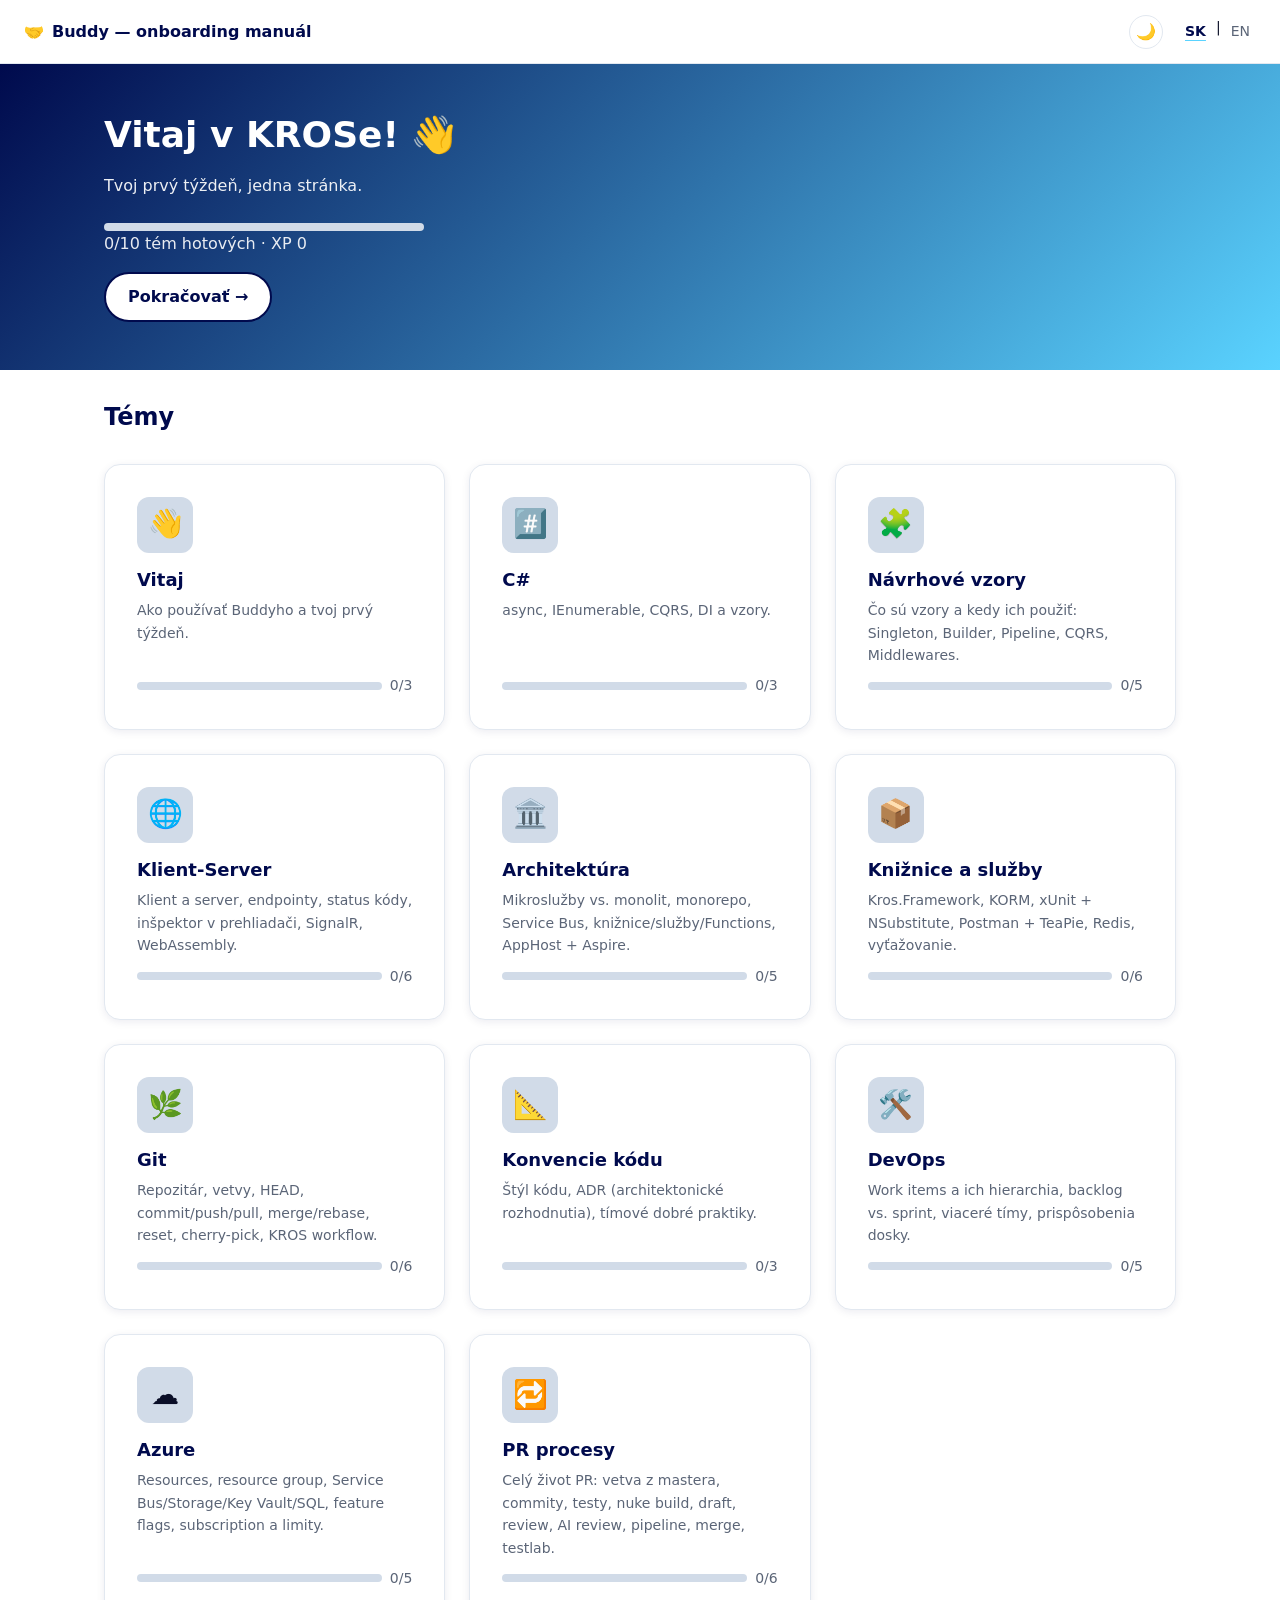
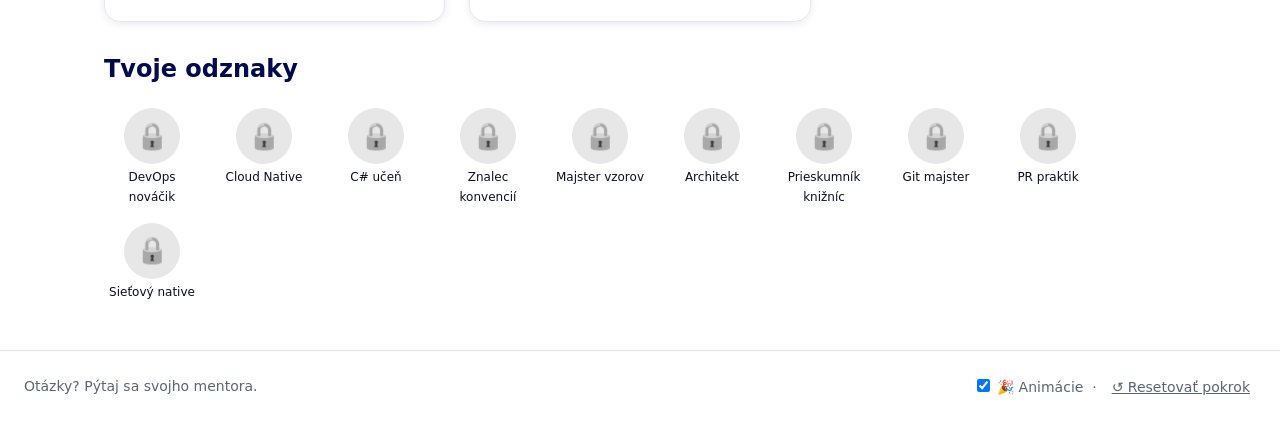
<file: buddy-site/index.html>
<!doctype html>
<html lang="sk">
<head>
  <meta charset="utf-8" />
  <meta name="viewport" content="width=device-width, initial-scale=1" />
  <title>Buddy</title>
  <link rel="icon" type="image/png" href="assets/favicon.png" />
  <link rel="apple-touch-icon" href="assets/favicon.png" />
  <script>
    /* Apply theme before first paint to avoid a flash of the wrong theme. */
    (function () {
      try {
        var t = localStorage.getItem("buddy.theme");
        if (t !== "light" && t !== "dark") {
          t = (window.matchMedia && window.matchMedia("(prefers-color-scheme: dark)").matches)
            ? "dark" : "light";
        }
        document.documentElement.setAttribute("data-theme", t);
      } catch (e) {}
    })();
  </script>
  <link rel="stylesheet" href="assets/css/tokens.css" />
  <link rel="stylesheet" href="assets/css/base.css" />
  <link rel="stylesheet" href="assets/css/components.css" />
</head>
<body>
  <header class="site-header">
    <a class="brand" href="index.html"><span>🤝</span><span data-i18n="site.title">Buddy</span></a>
    <div class="header-controls">
      <button class="theme-toggle" id="themeToggle" type="button" aria-label="Light / dark theme">🌙</button>
      <nav class="lang-toggle" id="langToggle">
        <button data-lang="sk">SK</button><span>|</span><button data-lang="en">EN</button>
      </nav>
    </div>
  </header>

  <section class="hero">
    <div class="container">
      <h1 data-i18n="hub.hero.title"></h1>
      <p class="tagline" data-i18n="hub.hero.tagline"></p>
      <div class="progress on-light" style="max-width:320px"><span id="overallBar"></span></div>
      <p class="muted" id="overallText" style="color:#fff;opacity:.9"></p>
      <a class="btn secondary" id="resumeBtn" href="#" style="background:#fff"></a>
    </div>
  </section>

  <main class="container">
    <h2 data-i18n="hub.topics"></h2>
    <div class="card-grid" id="topicGrid"></div>
    <h2 data-i18n="hub.badges"></h2>
    <div class="badges" id="badgeRow"></div>
  </main>

  <footer class="site-footer">
    <span data-i18n="footer.help"></span>
    <span>
      <label><input type="checkbox" id="animToggle" checked /> <span data-i18n="footer.anim"></span></label>
      &nbsp;·&nbsp;
      <button class="linklike" id="resetBtn" data-i18n="footer.reset"></button>
    </span>
  </footer>

  <script type="module" src="assets/js/app.js"></script>
</body>
</html>
</file>
<file: buddy-site/assets/css/tokens.css>
/* KROS brand palette + design tokens (spec §6) */
:root {
  /* Brand */
  --kros-navy: #000A4D;
  --kros-navy-700: #0A1A6B;     /* lighter navy for hover */
  --kros-cyan: #5AD3FF;
  --kros-cyan-600: #2BB4E8;     /* darker cyan for text-on-white contrast */
  --kros-purple: #66003C;
  --kros-blue-grey: #D1DBE8;
  --kros-beige: #F6B696;

  /* Surfaces & ink */
  --bg: #FFFFFF;
  --bg-elev: #F4F7FB;
  --ink: #0A0E27;
  --ink-muted: #5B6577;
  --border: #E2E8F0;

  /* Functional */
  --success: #2BB673;
  --warn: #F2A93B;
  --danger: #E5484D;

  /* Gradient (signature KROS look) */
  --gradient-hero: linear-gradient(135deg, #000A4D 0%, #5AD3FF 100%);

  /* Typography */
  --font-sans: "Inter", "Segoe UI", system-ui, -apple-system, sans-serif;
  --font-mono: "JetBrains Mono", Consolas, "Courier New", monospace;
  --fs-h1: 36px;
  --fs-h2: 24px;
  --fs-h3: 18px;
  --fs-body: 16px;
  --fs-small: 14px;

  /* Spacing / shape */
  --radius-card: 16px;
  --radius-pill: 999px;
  --radius-box: 12px;
  --shadow-card: 0 2px 8px rgba(0, 10, 77, 0.08);
  --shadow-card-hover: 0 8px 24px rgba(0, 10, 77, 0.14);
  --space-1: 4px;  --space-2: 8px;  --space-3: 16px;
  --space-4: 24px; --space-5: 32px; --space-6: 48px;
  --header-h: 64px;
  --maxw: 1120px;
}

/* Dark theme — overrides surface/ink tokens; brand hues stay the same.
   Applied via data-theme="dark" on <html> (see theme.js + inline boot script). */
:root[data-theme="dark"] {
  --bg: #0B1020;
  --bg-elev: #141C30;
  --ink: #E6EDF7;
  --ink-muted: #9FB0C7;
  --border: #29344F;
  --kros-cyan-600: #6FD8FF;          /* brighter cyan for links/stars on dark */
  --shadow-card: 0 2px 10px rgba(0, 0, 0, 0.5);
  --shadow-card-hover: 0 10px 28px rgba(0, 0, 0, 0.6);
}
</file>
<file: buddy-site/assets/css/base.css>
*, *::before, *::after { box-sizing: border-box; }
html, body { margin: 0; padding: 0; }
body {
  font-family: var(--font-sans);
  font-size: var(--fs-body);
  color: var(--ink);
  background: var(--bg);
  line-height: 1.6;
}
h1, h2, h3 { line-height: 1.25; font-weight: 700; color: var(--kros-navy); }
h1 { font-size: var(--fs-h1); margin: 0 0 var(--space-3); }
h2 { font-size: var(--fs-h2); margin: var(--space-5) 0 var(--space-3); }
h3 { font-size: var(--fs-h3); margin: var(--space-4) 0 var(--space-2); }
p  { margin: 0 0 var(--space-3); }
a  { color: var(--kros-cyan-600); text-decoration: none; }
a:hover { text-decoration: underline; }
img { max-width: 100%; }

.container { max-width: var(--maxw); margin: 0 auto; padding: 0 var(--space-4); }

/* Sticky header */
.site-header {
  position: sticky; top: 0; z-index: 50;
  height: var(--header-h);
  display: flex; align-items: center; justify-content: space-between;
  background: var(--bg); border-bottom: 1px solid var(--border);
  padding: 0 var(--space-4);
}
.site-header .brand { display: flex; align-items: center; gap: var(--space-2);
  font-weight: 700; color: var(--kros-navy); }
.site-header .brand img { height: 28px; }

/* Header right-side controls (theme toggle + language toggle) */
.header-controls { display: inline-flex; align-items: center; gap: var(--space-3); }
.theme-toggle {
  background: none; border: 1px solid var(--border); border-radius: var(--radius-pill);
  width: 34px; height: 34px; padding: 0; cursor: pointer; font-size: 16px;
  line-height: 1; color: var(--ink); display: inline-grid; place-items: center;
  transition: background .2s;
}
.theme-toggle:hover { background: var(--bg-elev); }

/* Language toggle */
.lang-toggle { display: inline-flex; gap: var(--space-1); font-size: var(--fs-small); }
.lang-toggle button {
  background: none; border: none; cursor: pointer; padding: 4px 6px;
  color: var(--ink-muted); font: inherit;
}
.lang-toggle button.active {
  color: var(--kros-navy); font-weight: 700; text-decoration: underline;
  text-underline-offset: 4px; text-decoration-color: var(--kros-cyan);
}

/* Hero */
.hero {
  background: var(--gradient-hero); color: #fff;
  padding: var(--space-6) var(--space-4);
}
.hero h1 { color: #fff; }
.hero .tagline { opacity: 0.92; margin-bottom: var(--space-4); }

/* Generic progress bar */
.progress { height: 8px; background: rgba(255,255,255,0.25);
  border-radius: var(--radius-pill); overflow: hidden; }
.progress > span { display: block; height: 100%; background: var(--kros-cyan);
  border-radius: var(--radius-pill); transition: width .3s ease; }
.progress.on-light { background: var(--kros-blue-grey); }

/* Utility */
.muted { color: var(--ink-muted); }
.hidden { display: none !important; }
.sr-only { position: absolute; width: 1px; height: 1px; overflow: hidden;
  clip: rect(0 0 0 0); white-space: nowrap; }
</file>
<file: buddy-site/assets/css/components.css>
/* Buttons */
.btn {
  display: inline-flex; align-items: center; gap: var(--space-2);
  border: 2px solid var(--kros-navy); background: var(--kros-navy); color: #fff;
  border-radius: var(--radius-pill); padding: 10px 22px; cursor: pointer;
  font: inherit; font-weight: 600; transition: box-shadow .2s, background .2s;
}
.btn:hover { background: var(--kros-navy-700);
  box-shadow: 0 0 0 4px rgba(90,211,255,0.35); text-decoration: none; }
.btn.secondary { background: transparent; color: var(--kros-navy); }
.btn.secondary:hover { background: var(--bg-elev); box-shadow: none; }

/* Topic card grid */
.card-grid {
  display: grid; gap: var(--space-4);
  grid-template-columns: repeat(3, 1fr);
  margin: var(--space-5) 0;
}
@media (max-width: 900px) { .card-grid { grid-template-columns: repeat(2,1fr);} }
@media (max-width: 600px) { .card-grid { grid-template-columns: 1fr;} }

.topic-card {
  display: flex; flex-direction: column; gap: var(--space-2);
  background: var(--bg); border: 1px solid var(--border);
  border-radius: var(--radius-card); padding: var(--space-5);
  box-shadow: var(--shadow-card); text-decoration: none; color: inherit;
  transition: box-shadow .2s, transform .2s;
}
.topic-card:hover { box-shadow: var(--shadow-card-hover);
  transform: translateY(-2px); text-decoration: none; }
.topic-card .icon {
  width: 56px; height: 56px; border-radius: var(--radius-box);
  background: var(--kros-blue-grey); display: grid; place-items: center;
  font-size: 28px;
}
.topic-card h3 { margin: var(--space-2) 0 0; }
.topic-card .desc { color: var(--ink-muted); font-size: var(--fs-small);
  flex: 1; margin: 0; }
.topic-card .card-progress { display: flex; align-items: center; gap: var(--space-2);
  font-size: var(--fs-small); color: var(--ink-muted); }
.topic-card .card-progress .progress { flex: 1; }
.topic-card .star { color: var(--kros-cyan-600); }
.pill {
  align-self: flex-start; font-size: 12px; font-weight: 600;
  padding: 4px 10px; border-radius: var(--radius-pill);
  background: var(--bg-elev); color: var(--ink-muted);
}
.pill.draft { background: #FFF4E6; color: #9A5B00; }

/* Badges row */
.badges { display: flex; flex-wrap: wrap; gap: var(--space-3); margin: var(--space-4) 0; }
.badge { display: flex; flex-direction: column; align-items: center; gap: var(--space-1);
  width: 96px; text-align: center; font-size: 12px; }
.badge .medal { width: 56px; height: 56px; border-radius: 50%;
  display: grid; place-items: center; font-size: 26px;
  background: var(--kros-purple); color: #fff; }
.badge.locked .medal { background: var(--border); color: var(--ink-muted); filter: grayscale(1); }

/* Topic page layout */
.topic-layout { display: grid; grid-template-columns: 240px 1fr; gap: var(--space-5);
  align-items: start; margin: var(--space-5) 0; }
@media (max-width: 800px) { .topic-layout { grid-template-columns: 1fr; } }
.side-nav { position: sticky; top: calc(var(--header-h) + var(--space-3));
  border-right: 1px solid var(--border); padding-right: var(--space-3); }
.side-nav ol { list-style: none; margin: 0; padding: 0; }
.side-nav li { margin: var(--space-1) 0; }
.side-nav a { display: flex; align-items: center; gap: var(--space-2);
  color: var(--ink-muted); padding: 4px 0; }
.side-nav a.active { color: var(--kros-navy); font-weight: 600; }
.side-nav .dot { width: 12px; height: 12px; border-radius: 50%;
  border: 2px solid var(--kros-blue-grey); flex: none; }
.side-nav .dot.done { background: var(--success); border-color: var(--success); }

/* Sub-topic + check-off */
.subtopic { padding-bottom: var(--space-4); border-bottom: 1px solid var(--border);
  margin-bottom: var(--space-4); }
.checkoff { display: inline-flex; align-items: center; gap: var(--space-2);
  border: 2px solid var(--kros-navy); background: #fff; color: var(--kros-navy);
  border-radius: var(--radius-pill); padding: 6px 16px; cursor: pointer; font: inherit; }
.checkoff.done { background: var(--success); border-color: var(--success); color: #fff; }

/* Callouts */
.callout { border-left: 4px solid var(--kros-cyan); background: var(--bg-elev);
  padding: var(--space-3); border-radius: var(--radius-box); margin: var(--space-3) 0; }
.callout.tip { border-color: var(--kros-cyan); background: #ECF9FF; }
.callout.warn { border-color: var(--kros-beige); background: #FFF3EC; }
.callout.kros { border-color: var(--kros-purple); background: var(--kros-blue-grey); }

/* Code + copy button */
pre { position: relative; background: #0A1A3A; color: #E6EDF7;
  padding: var(--space-3); border-radius: var(--radius-box); overflow: auto; }
pre code { font-family: var(--font-mono); font-size: var(--fs-small); }
.copy-btn { position: absolute; top: 8px; right: 8px; font-size: 12px;
  background: rgba(255,255,255,0.12); color: #fff; border: none;
  border-radius: 6px; padding: 4px 8px; cursor: pointer; }

/* Glossary tooltip */
.term { border-bottom: 1px dashed var(--kros-cyan-600); cursor: help; position: relative; }
.term .tip-box { display: none; position: absolute; bottom: 125%; left: 0;
  width: 240px; background: #fff; color: var(--ink); border: 1px solid var(--border);
  border-left: 4px solid var(--kros-cyan); border-radius: var(--radius-box);
  box-shadow: var(--shadow-card); padding: var(--space-2); font-size: var(--fs-small);
  z-index: 30; }
.term:hover .tip-box, .term:focus .tip-box { display: block; }

/* Quiz */
.quiz { background: var(--bg-elev); border-radius: var(--radius-card);
  padding: var(--space-5); margin: var(--space-5) 0; }
.quiz .q { margin-bottom: var(--space-4); }
.quiz .options { display: grid; gap: var(--space-2); }
.quiz .options label { display: flex; gap: var(--space-2); align-items: center;
  border: 1px solid var(--border); border-radius: var(--radius-box);
  padding: var(--space-2); cursor: pointer; }
.quiz .options label.correct { border-color: var(--success); background: #EAF8F1; }
.quiz .options label.wrong { border-color: var(--danger); background: #FDECEC; }
.quiz .explain { font-size: var(--fs-small); color: var(--ink-muted); margin-top: var(--space-1); }
.quiz .result { font-weight: 700; font-size: var(--fs-h3); }
.quiz .result.pass { color: var(--success); }
.quiz .result.fail { color: var(--danger); }

/* Match game */
.match { display: grid; grid-template-columns: 1fr 1fr; gap: var(--space-3);
  margin: var(--space-4) 0; }
.match .col { display: grid; gap: var(--space-2); }
.match .tile { border: 1px solid var(--border); border-radius: var(--radius-box);
  padding: var(--space-2); background: #fff; cursor: grab; }
.match .slot { border: 2px dashed var(--kros-blue-grey); border-radius: var(--radius-box);
  padding: var(--space-2); min-height: 44px; }
.match .slot.matched { border-style: solid; border-color: var(--success); }

/* Diagram */
.diagram-wrap { display: grid; grid-template-columns: 1fr 280px; gap: var(--space-4); }
@media (max-width: 800px) { .diagram-wrap { grid-template-columns: 1fr; } }
.diagram-wrap svg .hot { cursor: pointer; }
.diagram-wrap svg .hot:hover { opacity: 0.85; }
.diagram-panel { background: var(--bg-elev); border-radius: var(--radius-box);
  padding: var(--space-3); }

/* Confetti canvas */
#confetti { position: fixed; inset: 0; pointer-events: none; z-index: 100; }

/* Footer */
.site-footer { border-top: 1px solid var(--border); margin-top: var(--space-6);
  padding: var(--space-4); color: var(--ink-muted); font-size: var(--fs-small);
  display: flex; flex-wrap: wrap; gap: var(--space-4); justify-content: space-between; }
.site-footer a { color: var(--ink-muted); }
.site-footer button.linklike { background: none; border: none; color: var(--ink-muted);
  text-decoration: underline; cursor: pointer; font: inherit; }

/* Comparison tables inside topic content */
#content table { border-collapse: collapse; width: 100%; margin: var(--space-3) 0;
  font-size: var(--fs-small); }
#content th, #content td { border: 1px solid var(--border);
  padding: var(--space-2); text-align: left; vertical-align: top; }
#content th { background: var(--bg-elev); font-weight: 700; }

/* ===== Dark theme overrides ===== */
/* Headings & brand text use navy on light; switch to cyan/light on dark. */
:root[data-theme="dark"] h1,
:root[data-theme="dark"] h2,
:root[data-theme="dark"] h3 { color: var(--kros-cyan); }
:root[data-theme="dark"] .hero h1 { color: #fff; }            /* hero stays on gradient */
:root[data-theme="dark"] .site-header .brand { color: var(--ink); }
:root[data-theme="dark"] .lang-toggle button.active { color: var(--kros-cyan); }
:root[data-theme="dark"] .side-nav a.active { color: var(--kros-cyan); }

/* Primary buttons: cyan fill on dark for contrast (secondary keeps its inline bg). */
:root[data-theme="dark"] .btn:not(.secondary) {
  background: var(--kros-cyan); border-color: var(--kros-cyan); color: #06203A;
}
:root[data-theme="dark"] .btn:not(.secondary):hover { background: #7CDCFF; }

/* Check-off button: outlined cyan instead of white pill. */
:root[data-theme="dark"] .checkoff { background: transparent;
  color: var(--kros-cyan); border-color: var(--kros-cyan); }
:root[data-theme="dark"] .checkoff.done { background: var(--success);
  border-color: var(--success); color: #fff; }

/* Draft pill. */
:root[data-theme="dark"] .pill.draft { background: #3A2A12; color: #F6C98A; }

/* Callouts: darken the light tint backgrounds. */
:root[data-theme="dark"] .callout { background: var(--bg-elev); }
:root[data-theme="dark"] .callout.tip { background: #0E2A38; }
:root[data-theme="dark"] .callout.warn { background: #33241A; }
:root[data-theme="dark"] .callout.kros { background: #1A1430; }

/* Glossary tooltip + match tiles were hardcoded white. */
:root[data-theme="dark"] .term .tip-box { background: var(--bg-elev); }
:root[data-theme="dark"] .match .tile { background: var(--bg-elev); color: var(--ink); }

/* Quiz answer feedback tints. */
:root[data-theme="dark"] .quiz .options label.correct { background: #10311F; }
:root[data-theme="dark"] .quiz .options label.wrong { background: #3A1A1C; }
</file>
